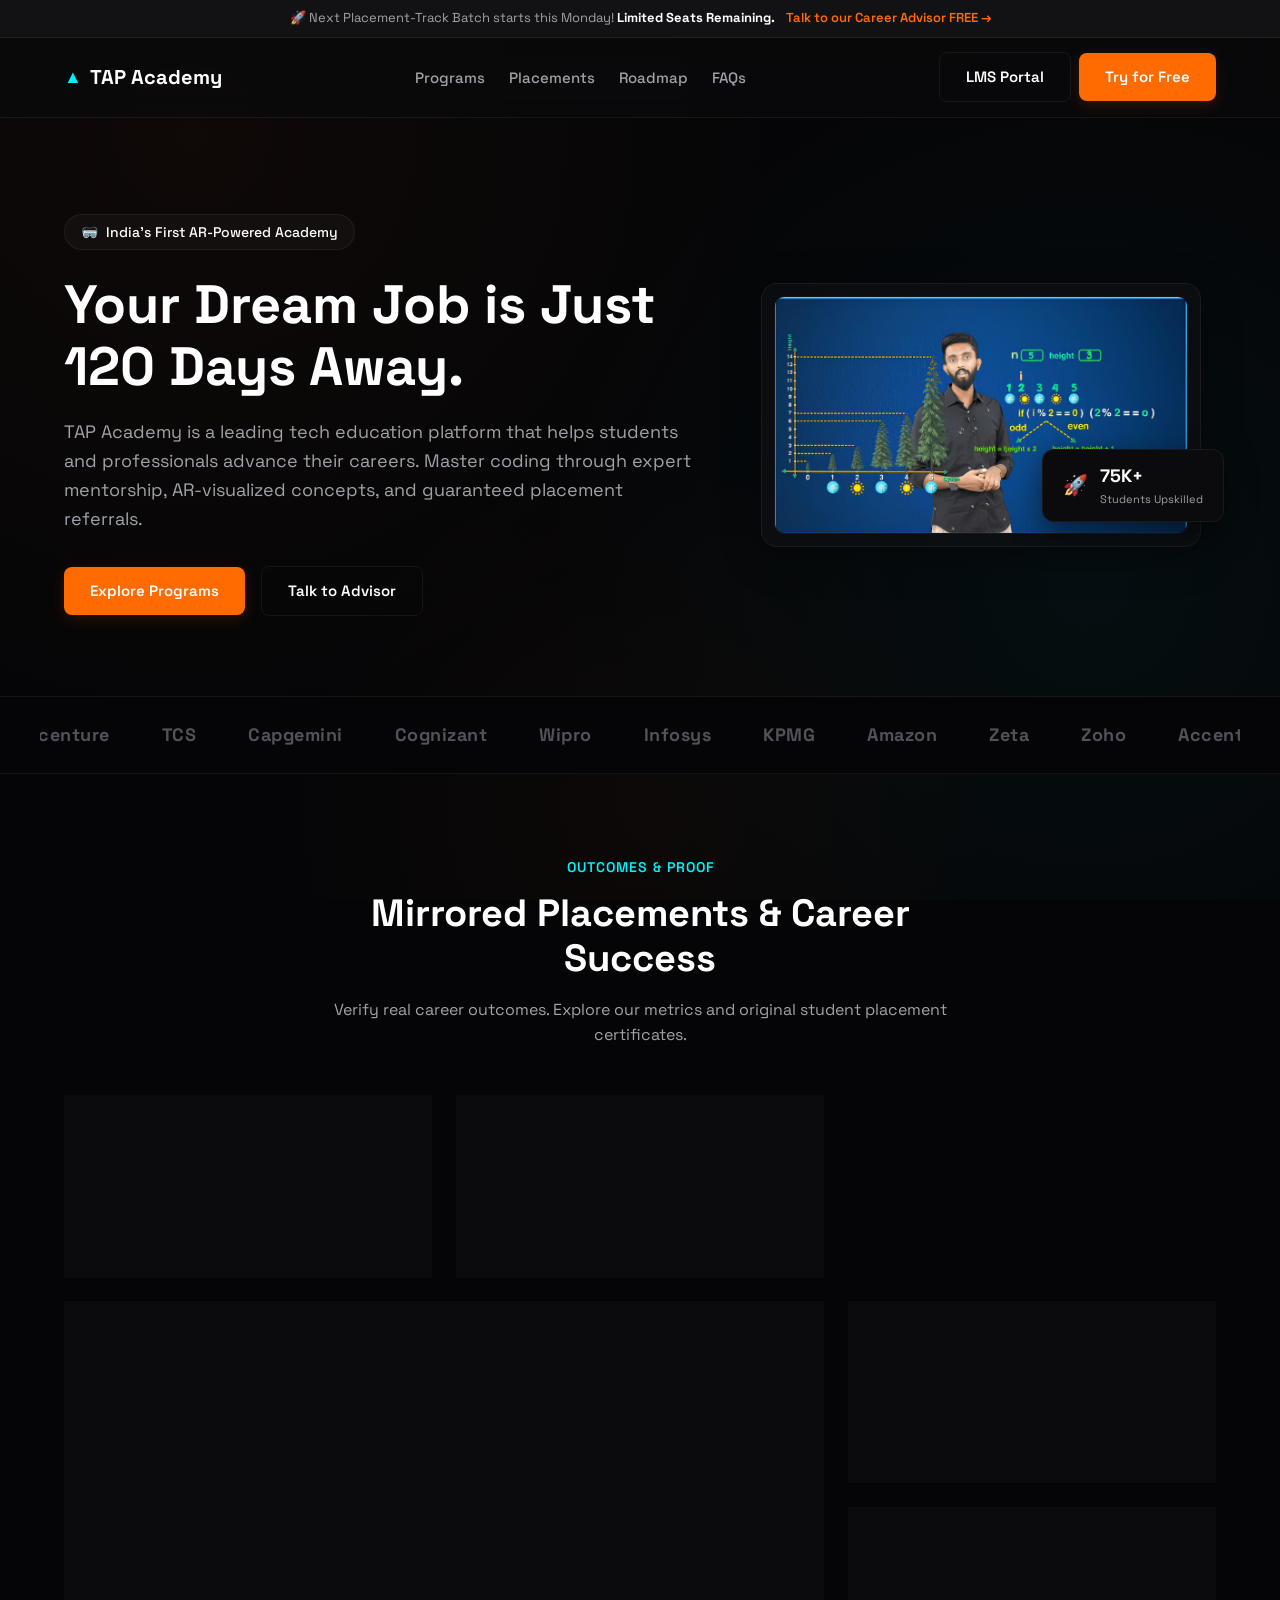
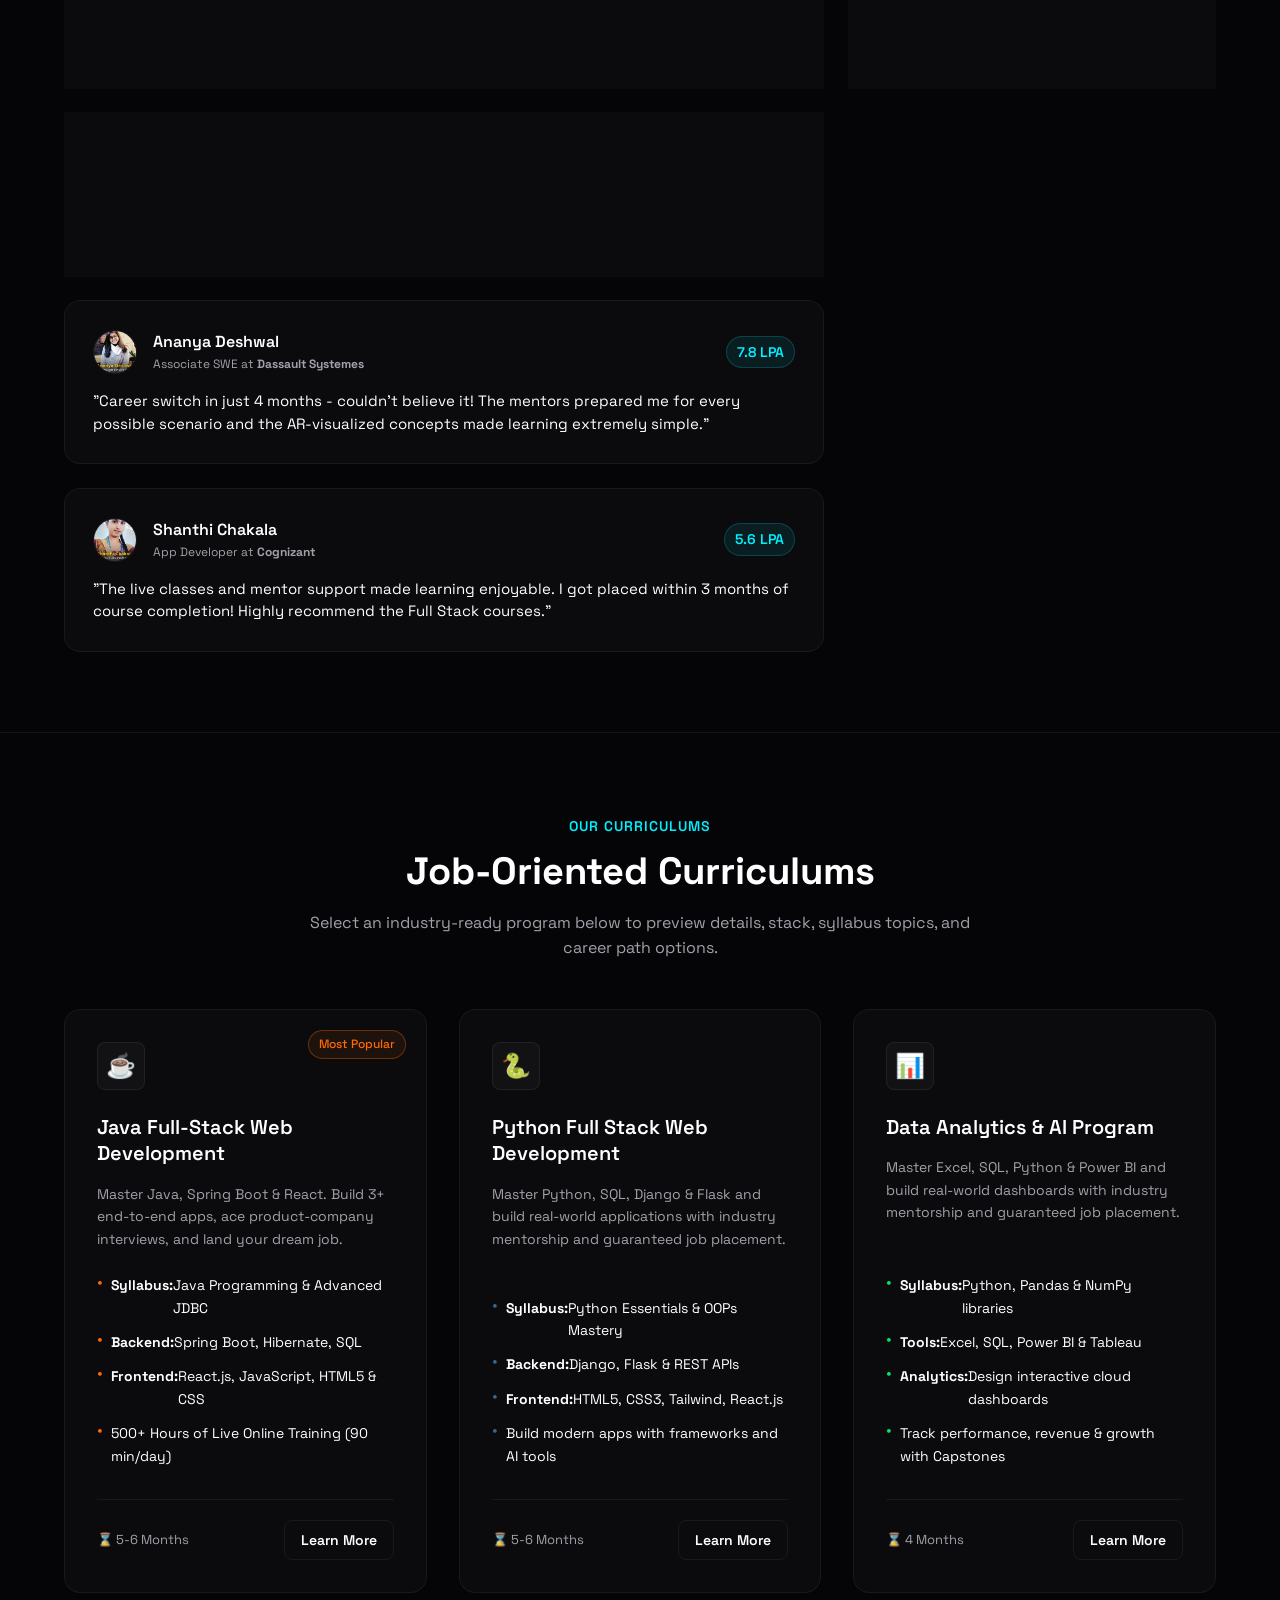
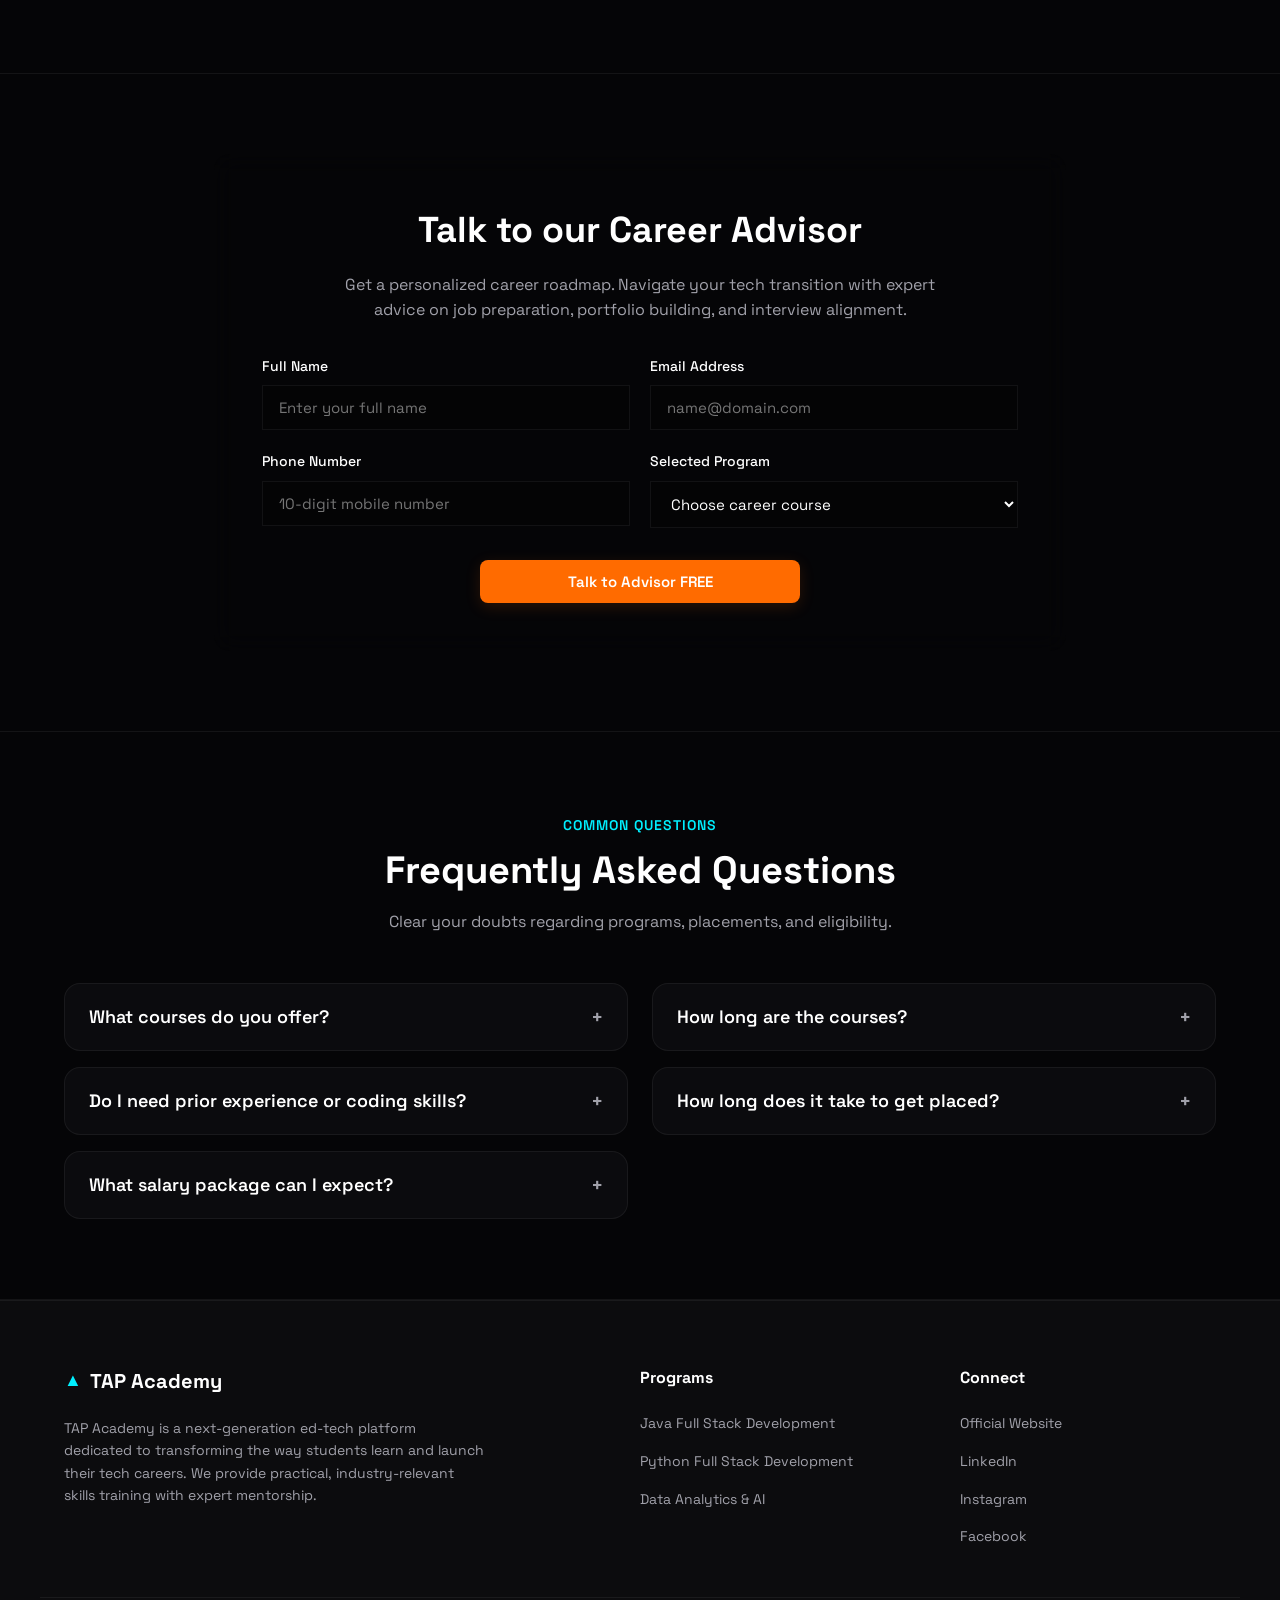
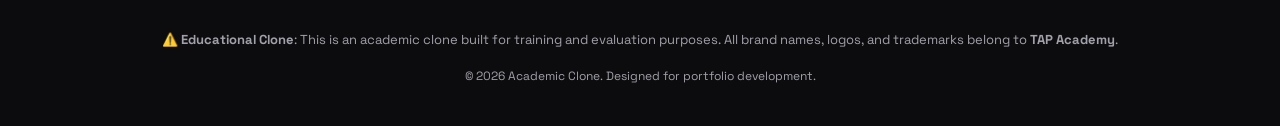
<file: index.html>
<!DOCTYPE html>
<html lang="en">
<head>
  <meta charset="UTF-8">
  <meta name="viewport" content="width=device-width, initial-scale=1.0">
  <title>Tap Academy | Get Full Stack Developer Course with Placements</title>
  <meta name="description" content="Tap Academy is a leading tech education platform that helps students and working professionals advance their careers in software development with Java, Python, and Data Analytics.">
  
  <!-- Favicon -->
  <link rel="icon" type="image/x-icon" href="assets/logo.svg">
  
  <!-- Fonts -->
  <link rel="preconnect" href="https://fonts.googleapis.com">
  <link rel="preconnect" href="https://fonts.gstatic.com" crossorigin>
  <link href="https://fonts.googleapis.com/css2?family=Outfit:wght@400;500;600;700;800&family=Space+Grotesk:wght@400;500;600;700&display=swap" rel="stylesheet">
  
  <!-- Stylesheet -->
  <link rel="stylesheet" href="css/styles.css?v=5">
</head>
<body>

  <!-- Announcement Strip -->
  <div class="announcement-strip">
    <span>🚀 Next Placement-Track Batch starts this Monday! <strong>Limited Seats Remaining.</strong></span>
    <a href="#booking" class="announcement-link">Talk to our Career Advisor FREE →</a>
  </div>

  <!-- Global Header / Navbar -->
  <header class="navbar-wrapper">
    <nav class="container navbar">
      <a href="#" class="nav-brand">
        <span class="brand-logo-lockup">TAP Academy</span>
      </a>
      
      <!-- Desktop Navigation Menu -->
      <ul class="nav-links">
        <li><a href="#courses" class="nav-link">Programs</a></li>
        <li><a href="#placements-bento" class="nav-link">Placements</a></li>
        <li><a href="#booking" class="nav-link">Roadmap</a></li>
        <li><a href="#faq" class="nav-link">FAQs</a></li>
      </ul>
      
      <div class="nav-actions">
        <a href="login.html" class="btn btn-secondary" style="margin-right: 8px;">LMS Portal</a>
        <a href="#booking" class="btn btn-primary">Try for Free</a>
        <button class="nav-toggle" id="menu-toggle-btn" aria-label="Toggle Menu">
          <span></span>
          <span></span>
          <span></span>
        </button>
      </div>
    </nav>
  </header>

  <!-- Mobile Drawer Menu -->
  <div class="mobile-drawer" id="mobile-drawer-menu">
    <div class="drawer-header">
      <span class="brand-logo-lockup">TAP Academy</span>
      <button class="drawer-close" id="menu-close-btn">&times;</button>
    </div>
    <ul class="drawer-links">
      <li><a href="#courses" class="drawer-link">Programs</a></li>
      <li><a href="#placements-bento" class="drawer-link">Placements</a></li>
      <li><a href="#booking" class="drawer-link">Roadmap</a></li>
      <li><a href="#faq" class="drawer-link">FAQs</a></li>
      <li><a href="login.html" class="drawer-link" style="color: var(--color-signal-lime);">LMS Student Portal</a></li>
      <li><a href="#booking" class="btn btn-primary" style="margin-top: var(--spacing-20); width: 100%;">Book Free Class</a></li>
    </ul>
  </div>

  <!-- Restructured Split Hero Section (Unique layout layout) -->
  <section class="hero-section">
    <div class="container hero-split-grid">
      
      <!-- Left Column: Copy & Actions -->
      <div class="hero-left-content">
        <div class="hero-badge">
          <span class="badge-icon">🥽</span> India's First AR-Powered Academy
        </div>
        <h1 class="hero-title">Your Dream Job is Just <span class="highlight-cyan">120 Days</span> Away.</h1>
        <p class="hero-desc">
          TAP Academy is a leading tech education platform that helps students and professionals advance their careers. Master coding through expert mentorship, AR-visualized concepts, and guaranteed placement referrals.
        </p>
        <div class="hero-actions">
          <a href="#courses" class="btn btn-primary">Explore Programs</a>
          <a href="#booking" class="btn btn-secondary">Talk to Advisor</a>
        </div>
      </div>

      <!-- Right Column: Interactive Illustration -->
      <div class="hero-right-graphic">
        <div class="hero-image-frame">
          <img src="assets/ar-vr-teaching.png" alt="AR-VR teaching visual concept illustration" class="hero-illustration">
          
          <!-- Floating stats card inside the image frame -->
          <div class="widget-placements-badge">
            <div class="badge-icon-wrap">🚀</div>
            <div>
              <div class="badge-num">75K+</div>
              <div class="badge-label">Students Upskilled</div>
            </div>
          </div>
        </div>
      </div>
      
    </div>
  </section>

  <!-- Partner Companies Carousel -->
  <div class="logos-strip">
    <div class="container logo-scroll-wrapper">
      <div class="logo-scroll">
        <span class="logo-name">Accenture</span>
        <span class="logo-name">TCS</span>
        <span class="logo-name">Capgemini</span>
        <span class="logo-name">Cognizant</span>
        <span class="logo-name">Wipro</span>
        <span class="logo-name">Infosys</span>
        <span class="logo-name">KPMG</span>
        <span class="logo-name">Amazon</span>
        <span class="logo-name">Zeta</span>
        <span class="logo-name">Zoho</span>
      </div>
    </div>
  </div>

  <!-- Restructured Placements Bento Grid Section (Stats + Placement Certificates Gallery) -->
  <section class="placements-bento-section" id="placements-bento">
    <div class="container">
      <div class="section-header text-center">
        <span class="section-eyebrow">OUTCOMES & PROOF</span>
        <h2 class="section-title">Mirrored Placements & Career Success</h2>
        <p class="section-desc">Verify real career outcomes. Explore our metrics and original student placement certificates.</p>
      </div>

      <div class="bento-grid">
        
        <!-- Bento Cell 1: Stat Box (Graduate Count) -->
        <div class="bento-card bento-stat">
          <div class="bento-stat-icon">🎓</div>
          <div class="bento-stat-num">75,000+</div>
          <div class="bento-stat-title">Upskilled Graduates</div>
        </div>

        <!-- Bento Cell 2: Stat Box (Hiring Partners) -->
        <div class="bento-card bento-stat">
          <div class="bento-stat-icon">💼</div>
          <div class="bento-stat-num">3,000+</div>
          <div class="bento-stat-title">Hiring Partners</div>
        </div>

        <!-- Bento Cell 3: Placement Certificate Slider Showcase (Span 2 rows and 2 cols) -->
        <div class="bento-card bento-span-col-2 bento-span-row placements-gallery-card">
          <h3 class="gallery-title" style="margin-bottom: var(--spacing-16); font-family: var(--font-display);">Original Placement Certificates</h3>
          <div class="certificate-slider">
            <div class="certificate-track">
              <img src="assets/placedStudents/Deepthi M.png" alt="Deepthi M Placement Certificate" class="cert-img">
              <img src="assets/placedStudents/Karthik M.png" alt="Karthik M Placement Certificate" class="cert-img">
              <img src="assets/placedStudents/A Sravani.png" alt="A Sravani Placement Certificate" class="cert-img">
              <img src="assets/placedStudents/Ganesh.png" alt="Ganesh Placement Certificate" class="cert-img">
            </div>
          </div>
        </div>

        <!-- Bento Cell 4: Stat Box (Salary offered) -->
        <div class="bento-card bento-stat">
          <div class="bento-stat-icon">💰</div>
          <div class="bento-stat-num">₹4-16 LPA</div>
          <div class="bento-stat-title">Salary Range Offered</div>
        </div>

        <!-- Bento Cell 5: Stat Box (Placement speed) -->
        <div class="bento-card bento-stat">
          <div class="bento-stat-icon">⚡</div>
          <div class="bento-stat-num">2-4 Mos</div>
          <div class="bento-stat-title">Average Placement Speed</div>
        </div>

        <!-- Bento Cell 6: Review Card Saptarshi (Span 2 cols) -->
        <div class="bento-card bento-review bento-span-col-2">
          <div class="reviewer-header">
            <div class="reviewer-avatar">
              <img src="assets/saptarshi.jpeg" alt="Saptarshi Chakraborty profile photo" class="reviewer-img">
            </div>
            <div>
              <h4 class="reviewer-name">Saptarshi Chakraborty</h4>
              <div class="reviewer-meta">Java Backend Developer at <strong>Logitech</strong></div>
            </div>
            <span class="package-tag">8.5 LPA</span>
          </div>
          <p class="review-text">
            "The dedicated support system at TAP Academy is exceptional. The mentors are always available to clarify doubts and guide you throughout your training."
          </p>
        </div>

        <!-- Bento Cell 7: Review Card Ananya (Span 2 cols) -->
        <div class="bento-card bento-review bento-span-col-2">
          <div class="reviewer-header">
            <div class="reviewer-avatar">
              <img src="assets/ananya.jpeg" alt="Ananya Deshwal profile photo" class="reviewer-img">
            </div>
            <div>
              <h4 class="reviewer-name">Ananya Deshwal</h4>
              <div class="reviewer-meta">Associate SWE at <strong>Dassault Systemes</strong></div>
            </div>
            <span class="package-tag">7.8 LPA</span>
          </div>
          <p class="review-text">
            "Career switch in just 4 months - couldn't believe it! The mentors prepared me for every possible scenario and the AR-visualized concepts made learning extremely simple."
          </p>
        </div>

        <!-- Bento Cell 8: Review Card Shanthi (Span 2 cols) -->
        <div class="bento-card bento-review bento-span-col-2">
          <div class="reviewer-header">
            <div class="reviewer-avatar">
              <img src="assets/shanthi.jpeg" alt="Shanthi Chakala profile photo" class="reviewer-img">
            </div>
            <div>
              <h4 class="reviewer-name">Shanthi Chakala</h4>
              <div class="reviewer-meta">App Developer at <strong>Cognizant</strong></div>
            </div>
            <span class="package-tag">5.6 LPA</span>
          </div>
          <p class="review-text">
            "The live classes and mentor support made learning enjoyable. I got placed within 3 months of course completion! Highly recommend the Full Stack courses."
          </p>
        </div>

      </div>
    </div>
  </section>

  <!-- Restructured Programs Grid (3-card structural styling) -->
  <section class="courses-section" id="courses">
    <div class="container">
      <div class="section-header text-center">
        <span class="section-eyebrow">OUR CURRICULUMS</span>
        <h2 class="section-title">Job-Oriented Curriculums</h2>
        <p class="section-desc">Select an industry-ready program below to preview details, stack, syllabus topics, and career path options.</p>
      </div>

      <div class="courses-grid">
        
        <!-- Java Card -->
        <div class="course-card">
          <div class="course-badge">Most Popular</div>
          <div class="course-icon-wrap">☕</div>
          <h3 class="course-name">Java Full-Stack Web Development</h3>
          <p class="course-desc">Master Java, Spring Boot & React. Build 3+ end-to-end apps, ace product-company interviews, and land your dream job.</p>
          <ul class="course-features">
            <li><strong>Syllabus:</strong> Java Programming & Advanced JDBC</li>
            <li><strong>Backend:</strong> Spring Boot, Hibernate, SQL</li>
            <li><strong>Frontend:</strong> React.js, JavaScript, HTML5 & CSS</li>
            <li>500+ Hours of Live Online Training (90 min/day)</li>
          </ul>
          <div class="course-footer">
            <span class="course-duration-tag">⌛ 5-6 Months</span>
            <a href="#booking" class="btn btn-secondary" style="padding: 8px 16px; font-size: 14px;">Learn More</a>
          </div>
        </div>

        <!-- Python Card -->
        <div class="course-card">
          <div class="course-icon-wrap">🐍</div>
          <h3 class="course-name">Python Full Stack Web Development</h3>
          <p class="course-desc">Master Python, SQL, Django & Flask and build real-world applications with industry mentorship and guaranteed job placement.</p>
          <ul class="course-features">
            <li><strong>Syllabus:</strong> Python Essentials & OOPs Mastery</li>
            <li><strong>Backend:</strong> Django, Flask & REST APIs</li>
            <li><strong>Frontend:</strong> HTML5, CSS3, Tailwind, React.js</li>
            <li>Build modern apps with frameworks and AI tools</li>
          </ul>
          <div class="course-footer">
            <span class="course-duration-tag">⌛ 5-6 Months</span>
            <a href="#booking" class="btn btn-secondary" style="padding: 8px 16px; font-size: 14px;">Learn More</a>
          </div>
        </div>

        <!-- Data Analytics Card -->
        <div class="course-card">
          <div class="course-icon-wrap">📊</div>
          <h3 class="course-name">Data Analytics & AI Program</h3>
          <p class="course-desc">Master Excel, SQL, Python & Power BI and build real-world dashboards with industry mentorship and guaranteed job placement.</p>
          <ul class="course-features">
            <li><strong>Syllabus:</strong> Python, Pandas & NumPy libraries</li>
            <li><strong>Tools:</strong> Excel, SQL, Power BI & Tableau</li>
            <li><strong>Analytics:</strong> Design interactive cloud dashboards</li>
            <li>Track performance, revenue & growth with Capstones</li>
          </ul>
          <div class="course-footer">
            <span class="course-duration-tag">⌛ 4 Months</span>
            <a href="#booking" class="btn btn-secondary" style="padding: 8px 16px; font-size: 14px;">Learn More</a>
          </div>
        </div>

      </div>
    </div>
  </section>

  <!-- Restructured Centered Booking Box -->
  <section class="booking-section" id="booking">
    <div class="container booking-centered-wrap" style="max-width: 900px; margin: 0 auto;">
      <div class="booking-card-wrapper" style="background-color: var(--color-glass-card); border: 1px solid var(--color-glass-border); padding: var(--spacing-48); border-radius: var(--radius-cards);">
        <div class="text-center" style="margin-bottom: var(--spacing-32);">
          <h2 class="booking-title" style="margin-bottom: var(--spacing-12);">Talk to our Career Advisor</h2>
          <p class="booking-desc" style="margin: 0 auto; max-width: 600px;">Get a personalized career roadmap. Navigate your tech transition with expert advice on job preparation, portfolio building, and interview alignment.</p>
        </div>

        <form class="booking-form" id="reg-form" style="display: grid; grid-template-columns: 1fr 1fr; gap: var(--spacing-20);">
          <div class="form-group">
            <label for="student-name">Full Name</label>
            <input type="text" id="student-name" placeholder="Enter your full name" required>
          </div>
          <div class="form-group">
            <label for="student-email">Email Address</label>
            <input type="email" id="student-email" placeholder="name@domain.com" required>
          </div>
          <div class="form-group">
            <label for="student-phone">Phone Number</label>
            <input type="tel" id="student-phone" placeholder="10-digit mobile number" pattern="[0-9]{10}" required>
          </div>
          <div class="form-group">
            <label for="student-course">Selected Program</label>
            <select id="student-course" required>
              <option value="" disabled selected>Choose career course</option>
              <option value="java">Java Full-Stack Web Development</option>
              <option value="python">Python Full Stack Web Development</option>
              <option value="ds">Data Analytics & AI Program</option>
            </select>
          </div>
          <div style="grid-column: span 2; text-align: center; margin-top: var(--spacing-12);">
            <button type="submit" class="btn btn-submit" style="width: 100%; max-width: 320px;">Talk to Advisor FREE</button>
          </div>
        </form>
      </div>
    </div>
  </section>

  <!-- Restructured FAQ Section: Two Column Grid Layout -->
  <section class="faq-section" id="faq">
    <div class="container">
      <div class="section-header text-center">
        <span class="section-eyebrow">COMMON QUESTIONS</span>
        <h2 class="section-title">Frequently Asked Questions</h2>
        <p class="section-desc">Clear your doubts regarding programs, placements, and eligibility.</p>
      </div>

      <div class="faq-grid-layout">
        
        <!-- Left Column Accordions -->
        <div class="faq-column">
          <!-- FAQ 1 -->
          <div class="faq-item">
            <button class="faq-question">What courses do you offer? <span class="faq-icon">+</span></button>
            <div class="faq-answer">
              <p>We offer three industry-ready programs: Java Full Stack Development with AI, Python Full Stack Web Development with AI, and Data Analytics & AI. Each course is designed to make you job-ready with guaranteed placement support.</p>
            </div>
          </div>

          <!-- FAQ 2 -->
          <div class="faq-item">
            <button class="faq-question">Do I need prior experience or coding skills? <span class="faq-icon">+</span></button>
            <div class="faq-answer">
              <p>No, we teach analytics and development from scratch, starting with Excel and basic programming constructs and progressing to SQL, Python, Java, Spring Boot, and BI tools. Our courses are designed to take you from beginner to job-ready professional.</p>
            </div>
          </div>

          <!-- FAQ 3 -->
          <div class="faq-item">
            <button class="faq-question">What salary package can I expect? <span class="faq-icon">+</span></button>
            <div class="faq-answer">
              <p>Our students typically receive offers ranging from ₹4-16 LPA depending on their skills, course completion, and performance. Many students see 200-300% salary increases from their previous roles.</p>
            </div>
          </div>
        </div>

        <!-- Right Column Accordions -->
        <div class="faq-column">
          <!-- FAQ 4 -->
          <div class="faq-item">
            <button class="faq-question">How long are the courses? <span class="faq-icon">+</span></button>
            <div class="faq-answer">
              <p>Course duration varies: Java Full Stack (5-6 months), Python Full Stack (5-6 months), and Data Analytics (about 4 months, Hybrid). The timeline depends on your pace and the depth of specialization you choose.</p>
            </div>
          </div>

          <!-- FAQ 5 -->
          <div class="faq-item">
            <button class="faq-question">How long does it take to get placed? <span class="faq-icon">+</span></button>
            <div class="faq-answer">
              <p>Most students get placed within 2-4 months of course completion. Our dedicated placement team provides unlimited interview opportunities with our 3,000+ hiring partners until you succeed.</p>
            </div>
          </div>
        </div>

      </div>
    </div>
  </section>

  <!-- Footer Section -->
  <footer class="footer-section">
    <div class="container footer-grid">
      <div class="footer-brand-col">
        <span class="brand-logo-lockup footer-logo">TAP Academy</span>
        <p class="footer-desc">
          TAP Academy is a next-generation ed-tech platform dedicated to transforming the way students learn and launch their tech careers. We provide practical, industry-relevant skills training with expert mentorship.
        </p>
      </div>
      <div class="footer-links-col">
        <h4 class="footer-heading">Programs</h4>
        <ul class="footer-links-list">
          <li><a href="#courses">Java Full Stack Development</a></li>
          <li><a href="#courses">Python Full Stack Development</a></li>
          <li><a href="#courses">Data Analytics & AI</a></li>
        </ul>
      </div>
      <div class="footer-links-col">
        <h4 class="footer-heading">Connect</h4>
        <ul class="footer-links-list">
          <li><a href="https://thetapacademy.com" target="_blank">Official Website</a></li>
          <li><a href="https://www.linkedin.com/company/thetapacademy" target="_blank">LinkedIn</a></li>
          <li><a href="https://www.instagram.com/tapacademy.online" target="_blank">Instagram</a></li>
          <li><a href="https://www.facebook.com/thetapacademy/" target="_blank">Facebook</a></li>
        </ul>
      </div>
    </div>
    
    <div class="container footer-bottom">
      <div class="footer-clone-note">
        ⚠️ <strong>Educational Clone</strong>: This is an academic clone built for training and evaluation purposes. All brand names, logos, and trademarks belong to <strong>TAP Academy</strong>.
      </div>
      <div class="footer-copyright">
        &copy; 2026 Academic Clone. Designed for portfolio development.
      </div>
    </div>
  </footer>

  <!-- App logic -->
  <script src="js/app.js?v=5"></script>
</body>
</html>
</file>
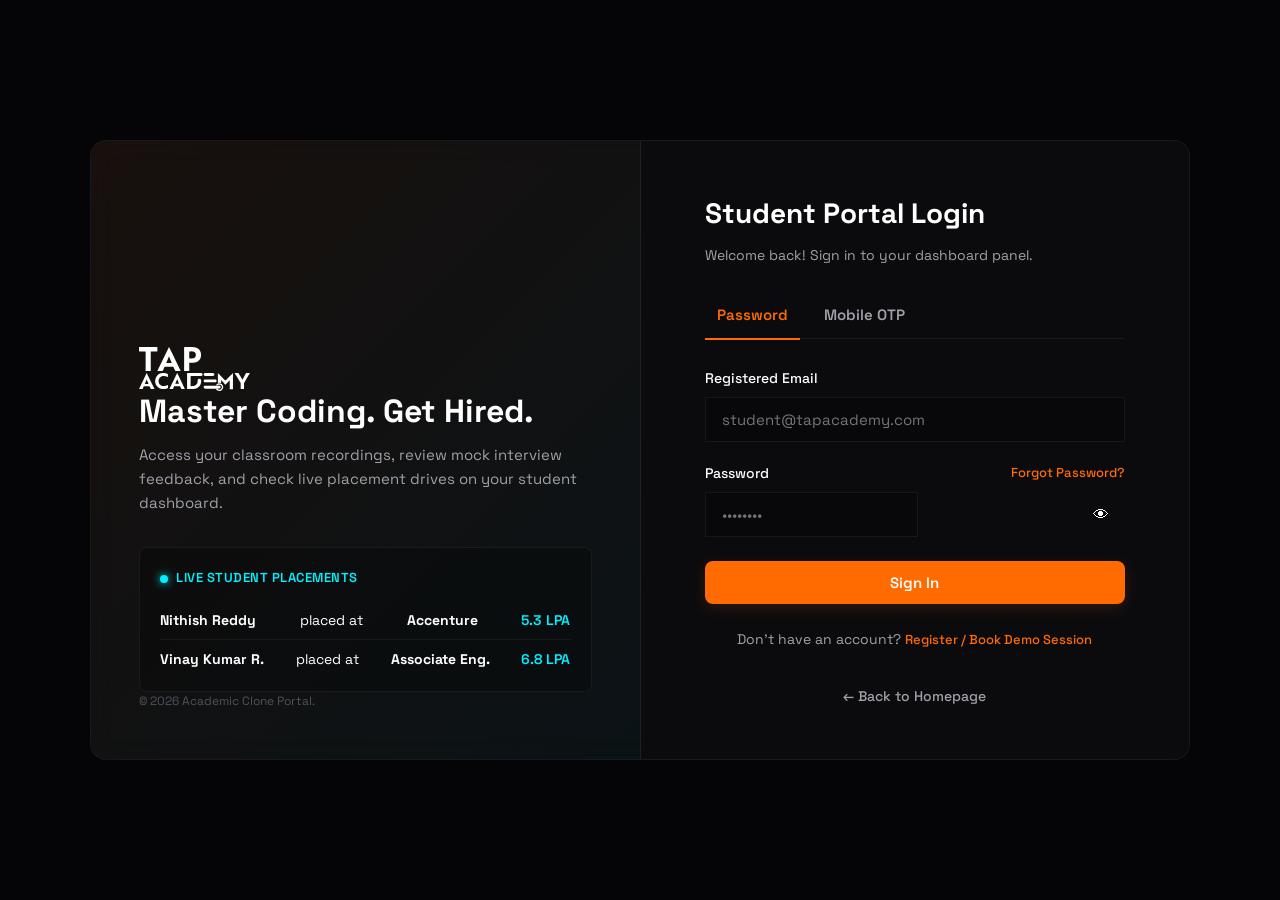
<file: login.html>
<!DOCTYPE html>
<html lang="en">
<head>
  <meta charset="UTF-8">
  <meta name="viewport" content="width=device-width, initial-scale=1.0">
  <title>Student Portal | TAP Academy Login</title>
  <meta name="description" content="Access your TAP Academy student account, class recordings, mock interview schedules, and placement drive panels.">
  
  <!-- Favicon -->
  <link rel="icon" type="image/x-icon" href="assets/logo.svg">
  
  <!-- Fonts -->
  <link rel="preconnect" href="https://fonts.googleapis.com">
  <link rel="preconnect" href="https://fonts.gstatic.com" crossorigin>
  <link href="https://fonts.googleapis.com/css2?family=Space+Grotesk:wght@400;500;600;700&display=swap" rel="stylesheet">
  
  <!-- Stylesheet -->
  <link rel="stylesheet" href="css/styles.css?v=1">
</head>
<body class="login-body">

  <div class="login-wrapper">
    
    <!-- Left Side: Branding and Stats -->
    <div class="login-brand-panel">
      <div class="brand-panel-glow"></div>
      
      <div class="brand-panel-content">
        <a href="index.html" class="brand-panel-logo">
          <img src="assets/logo.svg" alt="TAP Academy Logo" class="brand-logo">
        </a>
        
        <div class="brand-panel-text">
          <h2 class="panel-headline">Master Coding. Get Hired.</h2>
          <p class="panel-subtext">Access your classroom recordings, review mock interview feedback, and check live placement drives on your student dashboard.</p>
        </div>
        
        <!-- Live Placements Ticker Widget -->
        <div class="placements-ticker-widget">
          <div class="ticker-header">
            <span class="pulse-indicator"></span>
            <span>Live Student Placements</span>
          </div>
          <div class="ticker-body">
            <div class="ticker-student">
              <strong class="student-name">Nithish Reddy</strong> placed at <strong>Accenture</strong>
              <span class="student-package">5.3 LPA</span>
            </div>
            <div class="ticker-student">
              <strong class="student-name">Vinay Kumar R.</strong> placed at <strong>Associate Eng.</strong>
              <span class="student-package">6.8 LPA</span>
            </div>
          </div>
        </div>
        
        <div class="panel-footer">
          <span>&copy; 2026 Academic Clone Portal.</span>
        </div>
      </div>
    </div>
    
    <!-- Right Side: Login Form Card -->
    <div class="login-form-panel">
      <div class="mobile-logo-header">
        <a href="index.html">
          <img src="assets/logo.svg" alt="TAP Academy Logo" class="brand-logo">
        </a>
      </div>
      
      <div class="login-card-wrap">
        <div class="login-card-header">
          <h1 class="login-card-title">Student Portal Login</h1>
          <p class="login-card-desc">Welcome back! Sign in to your dashboard panel.</p>
        </div>
        
        <!-- Tabs Selector (Password vs OTP) -->
        <div class="login-tabs">
          <button class="login-tab-btn active" id="tab-pass-btn">Password</button>
          <button class="login-tab-btn" id="tab-otp-btn">Mobile OTP</button>
        </div>
        
        <!-- Form Container -->
        <form class="login-main-form" id="student-login-form">
          
          <!-- Tab 1: Password Fields -->
          <div class="tab-content-wrapper active" id="form-pass-fields">
            <div class="form-group">
              <label for="login-email">Registered Email</label>
              <input type="email" id="login-email" placeholder="student@tapacademy.com" required>
            </div>
            <div class="form-group" style="position: relative;">
              <div class="form-group-label-row">
                <label for="login-password">Password</label>
                <a href="#" class="forgot-link">Forgot Password?</a>
              </div>
              <div class="password-input-wrap">
                <input type="password" id="login-password" placeholder="••••••••" required>
                <button type="button" class="password-toggle-btn" id="pass-toggle-eye" aria-label="Toggle Password Visibility">👁</button>
              </div>
            </div>
          </div>
          
          <!-- Tab 2: OTP Fields (Hidden initially) -->
          <div class="tab-content-wrapper" id="form-otp-fields">
            <div class="form-group">
              <label for="login-phone">10-Digit Mobile Number</label>
              <div class="phone-input-wrap">
                <span class="phone-prefix">+91</span>
                <input type="tel" id="login-phone" placeholder="9876543210" pattern="[0-9]{10}">
              </div>
            </div>
            <div class="form-group otp-sent-group" id="otp-entry-row" style="display: none;">
              <label for="login-otp">Enter 6-Digit OTP</label>
              <input type="text" id="login-otp" placeholder="123456" pattern="[0-9]{6}">
            </div>
            <button type="button" class="btn btn-secondary" style="width: 100%; margin-bottom: var(--spacing-12);" id="send-otp-btn">Send Verification OTP</button>
          </div>
          
          <button type="submit" class="btn btn-submit" style="width: 100%;">Sign In</button>
        </form>
        
        <div class="login-card-footer">
          <span>Don't have an account? <a href="index.html#booking" class="signup-link">Register / Book Demo Session</a></span>
        </div>
      </div>
      
      <div class="mobile-portal-footer">
        <a href="index.html" class="back-home-link">← Back to Homepage</a>
      </div>
    </div>

  </div>

  <!-- App logic link -->
  <script src="js/app.js?v=1"></script>
</body>
</html>
</file>
<file: css/styles.css>
/* ==========================================================================
   TAP Academy Homepage Clone Design Styles — Premium Unique Theme
   ========================================================================== */

@import url('https://fonts.googleapis.com/css2?family=Space+Grotesk:wght@400;500;600;700&display=swap');

/* Design Tokens (First Unique Style Accent Theme) */
:root {
  --color-canvas-bg: #050507;
  --color-nav-bg: rgba(10, 10, 12, 0.7);
  --color-card-bg: rgba(18, 18, 22, 0.5);
  --color-card-raised: rgba(25, 25, 30, 0.7);
  
  /* Glowing Color Accents */
  --color-orange-primary: #ff6b00;
  --color-orange-hover: #ff8533;
  --color-orange-soft: rgba(255, 107, 0, 0.08);
  --color-orange-glow: rgba(255, 107, 0, 0.15);
  
  --color-cyan-primary: #00f0ff;
  --color-cyan-hover: #33f3ff;
  --color-cyan-soft: rgba(0, 240, 255, 0.08);
  --color-cyan-glow: rgba(0, 240, 255, 0.15);

  --color-python-blue: #306998;
  --color-python-glow: rgba(48, 105, 152, 0.2);

  --color-ds-green: #00e676;
  --color-ds-glow: rgba(0, 230, 118, 0.2);
  
  --color-text-white: #ffffff;
  --color-text-gray: #a1a1aa;
  --color-text-dark: #52525b;
  
  --color-border-gray: rgba(255, 255, 255, 0.06);
  --color-border-focus: rgba(0, 240, 255, 0.35);
  
  --font-family: 'Space Grotesk', sans-serif;
  
  /* Spacing */
  --spacing-4: 4px;
  --spacing-8: 8px;
  --spacing-12: 12px;
  --spacing-16: 16px;
  --spacing-20: 20px;
  --spacing-24: 24px;
  --spacing-28: 28px;
  --spacing-32: 32px;
  --spacing-40: 40px;
  --spacing-48: 48px;
  --spacing-64: 64px;
  --spacing-80: 80px;
  --spacing-96: 96px;
  
  --radius-nav: 50px;
  --radius-buttons: 8px;
  --radius-cards: 16px;
  --radius-pills: 9999px;
  
  --transition-fast: 0.15s ease;
  --transition-smooth: 0.4s cubic-bezier(0.16, 1, 0.3, 1);
  --page-max-width: 1200px;
  --nav-height: 80px;
}

/* Reset */
*, *::before, *::after {
  box-sizing: border-box;
  margin: 0;
  padding: 0;
}

html {
  scroll-behavior: smooth;
  background-color: var(--color-canvas-bg);
  font-family: var(--font-family);
  color: var(--color-text-white);
  -webkit-font-smoothing: antialiased;
  background-image: 
    radial-gradient(circle at 15% 15%, rgba(255, 107, 0, 0.04) 0%, transparent 45%),
    radial-gradient(circle at 85% 65%, rgba(0, 240, 255, 0.04) 0%, transparent 45%),
    radial-gradient(circle at 50% 90%, rgba(255, 107, 0, 0.03) 0%, transparent 35%);
  background-attachment: fixed;
}

body {
  overflow-x: hidden;
  line-height: 1.6;
}

ul {
  list-style: none;
}

a {
  text-decoration: none;
  color: inherit;
  transition: var(--transition-fast);
}

img {
  max-width: 100%;
  height: auto;
  display: block;
}

button, input, select, textarea {
  font-family: inherit;
  font-size: inherit;
  color: inherit;
}

/* Scrollbar override */
::-webkit-scrollbar {
  width: 8px;
  height: 8px;
}
::-webkit-scrollbar-track {
  background: var(--color-canvas-bg);
}
::-webkit-scrollbar-thumb {
  background: var(--color-border-gray);
  border-radius: var(--radius-cards);
}
::-webkit-scrollbar-thumb:hover {
  background: rgba(255, 255, 255, 0.15);
}

/* Utility Layouts */
.container {
  width: 100%;
  max-width: var(--page-max-width);
  margin: 0 auto;
  padding: 0 var(--spacing-24);
}

.text-center {
  text-align: center;
}

.highlight-lime {
  color: var(--color-cyan-primary) !important;
}

.highlight-orange {
  color: var(--color-orange-primary) !important;
}

/* Base Buttons */
.btn {
  display: inline-flex;
  align-items: center;
  justify-content: center;
  font-size: 15px;
  font-weight: 600;
  padding: 12px 26px;
  border-radius: var(--radius-buttons);
  cursor: pointer;
  border: none;
  transition: var(--transition-smooth);
}

.btn-primary, .btn-submit {
  background-color: var(--color-orange-primary);
  color: var(--color-text-white);
  box-shadow: 0 4px 15px var(--color-orange-glow);
}

.btn-primary:hover, .btn-submit:hover {
  background-color: var(--color-orange-hover);
  transform: translateY(-2px);
  box-shadow: 0 6px 20px rgba(255, 107, 0, 0.4);
}

.btn-secondary {
  background-color: transparent;
  color: var(--color-text-white);
  border: 1px solid var(--color-border-gray);
}

.btn-secondary:hover {
  background-color: rgba(255, 255, 255, 0.05);
  border-color: var(--color-text-gray);
  transform: translateY(-2px);
}

/* Announcement Header Strip */
.announcement-strip {
  background-color: #121215;
  color: var(--color-text-gray);
  font-size: 13px;
  text-align: center;
  padding: var(--spacing-8) var(--spacing-24);
  border-bottom: 1px solid var(--color-border-gray);
  position: relative;
  z-index: 100;
}

.announcement-strip strong {
  color: var(--color-text-white);
}

.announcement-link {
  color: var(--color-orange-primary);
  font-weight: 600;
  margin-left: var(--spacing-8);
}

.announcement-link:hover {
  text-decoration: underline;
}

/* Brand logo lockup */
.brand-logo-lockup {
  color: var(--color-text-white);
  font-family: var(--font-family);
  font-weight: 700;
  font-size: 20px;
  display: flex;
  align-items: center;
}

.brand-logo-lockup::before {
  content: "▲";
  color: var(--color-cyan-primary);
  margin-right: 8px;
  font-size: 18px;
}

/* Sticky Navbar Wrapper */
.navbar-wrapper {
  position: sticky;
  top: 0;
  width: 100%;
  height: var(--nav-height);
  background-color: var(--color-nav-bg);
  backdrop-filter: blur(12px);
  -webkit-backdrop-filter: blur(12px);
  border-bottom: 1px solid var(--color-border-gray);
  z-index: 90;
  display: flex;
  align-items: center;
}

.navbar {
  display: flex;
  align-items: center;
  justify-content: space-between;
}

.nav-brand {
  display: flex;
  align-items: center;
}

.brand-logo {
  height: 38px;
  width: auto;
}

.nav-links {
  display: flex;
  align-items: center;
  gap: var(--spacing-24);
}

.nav-link {
  font-weight: 500;
  font-size: 15px;
  color: var(--color-text-gray);
}

.nav-link:hover {
  color: var(--color-text-white);
}

.nav-actions {
  display: flex;
  align-items: center;
}

.nav-toggle {
  display: none;
  flex-direction: column;
  justify-content: space-between;
  width: 22px;
  height: 18px;
  background: transparent;
  border: none;
  cursor: pointer;
  margin-left: var(--spacing-16);
}

.nav-toggle span {
  width: 100%;
  height: 2px;
  background-color: var(--color-text-white);
  transition: var(--transition-fast);
}

/* Mobile Drawer Menu */
.mobile-drawer {
  position: fixed;
  top: 0;
  right: -100%;
  width: 300px;
  height: 100%;
  background-color: var(--color-canvas-bg);
  border-left: 1px solid var(--color-border-gray);
  z-index: 200;
  padding: var(--spacing-32) var(--spacing-24);
  display: flex;
  flex-direction: column;
  transition: right 0.3s cubic-bezier(0.16, 1, 0.3, 1);
}

.mobile-drawer.active {
  right: 0;
}

.drawer-header {
  display: flex;
  align-items: center;
  justify-content: space-between;
  margin-bottom: var(--spacing-40);
}

.drawer-close {
  background: transparent;
  border: none;
  font-size: 32px;
  color: var(--color-text-white);
  cursor: pointer;
}

.drawer-links {
  display: flex;
  flex-direction: column;
  gap: var(--spacing-24);
}

.drawer-link {
  font-size: 18px;
  color: var(--color-text-gray);
  font-weight: 500;
}

.drawer-link:hover {
  color: var(--color-text-white);
}

/* Restructured Split Hero Section */
.hero-section {
  padding: var(--spacing-96) 0 var(--spacing-80) 0;
  position: relative;
  overflow: hidden;
  border-bottom: 1px solid var(--color-border-gray);
}

.hero-split-grid {
  display: grid;
  grid-template-columns: 1.15fr 0.85fr;
  gap: var(--spacing-48);
  align-items: center;
}

.hero-left-content {
  display: flex;
  flex-direction: column;
  align-items: flex-start;
  text-align: left;
}

.hero-badge {
  display: inline-flex;
  align-items: center;
  background-color: rgba(255, 255, 255, 0.03);
  border: 1px solid var(--color-border-gray);
  color: var(--color-text-white);
  padding: 6px 16px;
  border-radius: var(--radius-pills);
  font-size: 14px;
  font-weight: 500;
  margin-bottom: var(--spacing-24);
}

.badge-icon {
  margin-right: var(--spacing-8);
}

.hero-title {
  font-size: 54px;
  font-weight: 700;
  line-height: 1.15;
  color: var(--color-text-white);
  margin-bottom: var(--spacing-20);
}

.hero-desc {
  font-size: 18px;
  line-height: 1.6;
  color: var(--color-text-gray);
  margin-bottom: var(--spacing-32);
}

.hero-actions {
  display: flex;
  align-items: center;
  gap: var(--spacing-16);
}

/* Image Illustration Frame styling */
.hero-right-graphic {
  display: flex;
  justify-content: center;
  position: relative;
}

.hero-image-frame {
  background-color: var(--color-card-bg);
  backdrop-filter: blur(12px);
  -webkit-backdrop-filter: blur(12px);
  border: 1px solid var(--color-border-gray);
  padding: 12px;
  border-radius: var(--radius-cards);
  position: relative;
  width: 100%;
  max-width: 440px;
  box-shadow: 0 10px 40px rgba(0, 0, 0, 0.3);
  transition: var(--transition-smooth);
}

.hero-image-frame:hover {
  border-color: var(--color-border-focus);
  transform: translateY(-4px);
  box-shadow: 0 12px 50px rgba(0, 240, 255, 0.08);
}

.hero-illustration {
  width: 100%;
  height: auto;
  border-radius: 10px;
  border: 1px solid rgba(255, 255, 255, 0.04);
}

.widget-placements-badge {
  position: absolute;
  bottom: 24px;
  right: -24px;
  background-color: #0b0b0d;
  border: 1px solid var(--color-border-gray);
  padding: 12px 20px;
  border-radius: 12px;
  display: flex;
  align-items: center;
  gap: var(--spacing-12);
  box-shadow: 0 10px 30px rgba(0, 0, 0, 0.5);
}

.badge-icon-wrap {
  font-size: 20px;
}

.badge-num {
  font-size: 18px;
  font-weight: 700;
  color: var(--color-text-white);
}

.badge-label {
  font-size: 11px;
  color: var(--color-text-gray);
}

/* Logos Scrolling strip */
.logos-strip {
  background-color: var(--color-canvas-bg);
  border-bottom: 1px solid var(--color-border-gray);
  padding: var(--spacing-24) 0;
  overflow: hidden;
}

.logo-scroll-wrapper {
  overflow: hidden;
  white-space: nowrap;
  position: relative;
}

.logo-scroll {
  display: inline-block;
  white-space: nowrap;
}

.logo-name {
  display: inline-block;
  font-size: 18px;
  font-weight: 700;
  color: var(--color-text-dark);
  margin-right: 48px;
  letter-spacing: 0.5px;
}

/* Section Header styling */
.section-header {
  max-width: 700px;
  margin: 0 auto var(--spacing-48) auto;
}

.section-eyebrow {
  font-size: 14px;
  font-weight: 600;
  color: var(--color-cyan-primary);
  letter-spacing: 1px;
  display: inline-block;
  margin-bottom: var(--spacing-12);
}

.section-title {
  font-size: 38px;
  font-weight: 700;
  line-height: 1.2;
  color: var(--color-text-white);
  margin-bottom: var(--spacing-16);
}

.section-desc {
  font-size: 16px;
  line-height: 1.56;
  color: var(--color-text-gray);
}

/* Placements Bento Grid */
.placements-bento-section {
  padding: var(--spacing-80) 0;
  border-bottom: 1px solid var(--color-border-gray);
}

.bento-grid {
  display: grid;
  grid-template-columns: repeat(3, 1fr);
  grid-auto-rows: minmax(130px, auto);
  gap: var(--spacing-24);
}

.bento-card {
  background-color: var(--color-card-bg);
  backdrop-filter: blur(12px);
  -webkit-backdrop-filter: blur(12px);
  border: 1px solid var(--color-border-gray);
  border-radius: var(--radius-cards);
  padding: var(--spacing-28);
  display: flex;
  flex-direction: column;
  justify-content: center;
  transition: var(--transition-smooth);
}

.bento-card:hover {
  transform: translateY(-3px);
  border-color: rgba(255, 255, 255, 0.12);
}

.bento-span-col-2 {
  grid-column: span 2;
}

.bento-span-row {
  grid-row: span 2;
}

/* Bento Stats */
.bento-stat {
  align-items: center;
  text-align: center;
}

.bento-stat-icon {
  font-size: 32px;
  margin-bottom: var(--spacing-8);
}

.bento-stat-num {
  font-size: 36px;
  font-weight: 700;
  color: var(--color-text-white);
  line-height: 1.1;
  margin-bottom: var(--spacing-4);
}

.bento-stat-title {
  font-size: 13px;
  font-weight: 500;
  color: var(--color-text-gray);
  text-transform: uppercase;
  letter-spacing: 0.5px;
}

/* Placement Certificates Slider */
.placements-gallery-card {
  display: flex;
  flex-direction: column;
  justify-content: start;
}

.certificate-slider {
  width: 100%;
  overflow-x: auto;
  padding-bottom: var(--spacing-8);
}

.certificate-slider::-webkit-scrollbar {
  height: 6px;
}

.certificate-track {
  display: flex;
  gap: var(--spacing-16);
}

.cert-img {
  width: 220px;
  height: auto;
  border-radius: var(--radius-buttons);
  border: 1px solid var(--color-border-gray);
  transition: border-color var(--transition-fast);
}

.cert-img:hover {
  border-color: var(--color-cyan-primary);
}

/* Bento Reviews */
.reviewer-header {
  display: flex;
  align-items: center;
  gap: var(--spacing-16);
  margin-bottom: var(--spacing-16);
}

.reviewer-avatar {
  width: 44px;
  height: 44px;
  border-radius: 50%;
  overflow: hidden;
  border: 1px solid var(--color-border-gray);
}

.reviewer-img {
  width: 100%;
  height: 100%;
  object-fit: cover;
}

.reviewer-name {
  font-size: 16px;
  font-weight: 600;
  color: var(--color-text-white);
}

.reviewer-meta {
  font-size: 12px;
  color: var(--color-text-gray);
}

.package-tag {
  margin-left: auto;
  font-size: 14px;
  color: var(--color-cyan-primary);
  background: var(--color-cyan-soft);
  border: 1px solid rgba(0, 240, 255, 0.2);
  padding: 4px 10px;
  border-radius: var(--radius-pills);
  font-weight: 600;
}

.review-text {
  font-size: 15px;
  color: var(--color-text-white);
  line-height: 1.5;
}

/* Courses Grid */
.courses-section {
  padding: var(--spacing-80) 0;
  border-bottom: 1px solid var(--color-border-gray);
}

.courses-grid {
  display: grid;
  grid-template-columns: repeat(3, 1fr);
  gap: var(--spacing-32);
}

.course-card {
  padding: var(--spacing-32);
  display: flex;
  flex-direction: column;
  position: relative;
  background-color: var(--color-card-bg);
  backdrop-filter: blur(12px);
  -webkit-backdrop-filter: blur(12px);
  border: 1px solid var(--color-border-gray);
  border-radius: var(--radius-cards);
  transition: var(--transition-smooth);
}

/* Target glows by programming languages (First Unique Theme System) */
.courses-grid div:nth-child(1):hover {
  border-color: rgba(255, 107, 0, 0.45) !important;
  box-shadow: 0 10px 30px var(--color-orange-glow) !important;
  transform: translateY(-4px);
}

.courses-grid div:nth-child(2):hover {
  border-color: rgba(48, 105, 152, 0.45) !important;
  box-shadow: 0 10px 30px var(--color-python-glow) !important;
  transform: translateY(-4px);
}

.courses-grid div:nth-child(3):hover {
  border-color: rgba(0, 230, 118, 0.45) !important;
  box-shadow: 0 10px 30px var(--color-ds-glow) !important;
  transform: translateY(-4px);
}

.course-badge {
  position: absolute;
  top: var(--spacing-20);
  right: var(--spacing-20);
  background-color: var(--color-orange-soft);
  border: 1px solid rgba(255, 107, 0, 0.35);
  color: var(--color-orange-primary);
  font-size: 12px;
  padding: 4px 10px;
  border-radius: var(--radius-pills);
  font-weight: 500;
}

.course-icon-wrap {
  width: 48px;
  height: 48px;
  font-size: 24px;
  display: flex;
  align-items: center;
  justify-content: center;
  margin-bottom: var(--spacing-24);
  background-color: rgba(255, 255, 255, 0.03);
  border: 1px solid var(--color-border-gray);
  border-radius: var(--radius-buttons);
}

.course-name {
  font-size: 20px;
  font-weight: 600;
  color: var(--color-text-white);
  margin-bottom: var(--spacing-16);
  line-height: 1.33;
}

.course-desc {
  font-size: 14px;
  color: var(--color-text-gray);
  margin-bottom: var(--spacing-24);
  flex-grow: 1;
}

.course-features {
  margin-bottom: var(--spacing-32);
  display: flex;
  flex-direction: column;
  gap: var(--spacing-12);
}

.course-features li {
  font-size: 14px;
  color: var(--color-text-white);
  display: flex;
  align-items: flex-start;
}

.course-features li::before {
  content: "•";
  color: var(--color-orange-primary);
  margin-right: 8px;
  font-size: 16px;
  line-height: 1;
}

.courses-grid div:nth-child(2) .course-features li::before {
  color: var(--color-python-blue);
}

.courses-grid div:nth-child(3) .course-features li::before {
  color: var(--color-ds-green);
}

.course-footer {
  display: flex;
  align-items: center;
  justify-content: space-between;
  padding-top: var(--spacing-20);
  border-top: 1px solid var(--color-border-gray);
}

.course-duration-tag {
  font-size: 13px;
  color: var(--color-text-gray);
}

/* Booking Section */
.booking-section {
  padding: var(--spacing-80) 0;
  border-bottom: 1px solid var(--color-border-gray);
}

.booking-card-wrapper {
  background-color: var(--color-card-bg);
  backdrop-filter: blur(12px);
  -webkit-backdrop-filter: blur(12px);
  border: 1px solid var(--color-border-gray);
  padding: var(--spacing-48);
  border-radius: var(--radius-cards);
}

.booking-title {
  font-size: 36px;
  color: var(--color-text-white);
  margin-bottom: var(--spacing-12);
}

.booking-desc {
  font-size: 16px;
  color: var(--color-text-gray);
}

.booking-form {
  display: flex;
  flex-direction: column;
  gap: var(--spacing-20);
}

.form-group {
  display: flex;
  flex-direction: column;
  gap: var(--spacing-8);
}

.form-group label {
  font-size: 14px;
  color: var(--color-text-white);
  font-weight: 500;
}

.form-group input, .form-group select {
  background-color: rgba(0, 0, 0, 0.2);
  border: 1px solid var(--color-border-gray);
  color: var(--color-text-white);
  padding: 12px 16px;
  border-radius: var(--radius-inputs);
  font-family: var(--font-family);
  font-size: 15px;
  outline: none;
  transition: border-color var(--transition-fast);
}

.form-group input:focus, .form-group select:focus {
  border-color: var(--color-cyan-primary);
}

/* FAQ section */
.faq-section {
  padding: var(--spacing-80) 0;
  border-bottom: 1px solid var(--color-border-gray);
}

.faq-grid-layout {
  display: grid;
  grid-template-columns: 1fr 1fr;
  gap: var(--spacing-24);
  align-items: start;
}

.faq-column {
  display: flex;
  flex-direction: column;
  gap: var(--spacing-16);
}

.faq-item {
  border: 1px solid var(--color-border-gray);
  background-color: var(--color-card-bg);
  border-radius: var(--radius-cards);
  overflow: hidden;
}

.faq-question {
  width: 100%;
  background: transparent;
  border: none;
  text-align: left;
  padding: var(--spacing-20) var(--spacing-24);
  font-size: 18px;
  font-weight: 600;
  color: var(--color-text-white);
  cursor: pointer;
  display: flex;
  justify-content: space-between;
  align-items: center;
}

.faq-icon {
  font-size: 20px;
  color: var(--color-text-gray);
  transition: transform 0.2s ease;
}

.faq-item.active .faq-icon {
  transform: rotate(45deg);
  color: var(--color-orange-primary);
}

.faq-answer {
  max-height: 0;
  overflow: hidden;
  transition: max-height 0.3s ease-out;
  background-color: rgba(0, 0, 0, 0.2);
}

.faq-answer p {
  padding: var(--spacing-20) var(--spacing-24);
  font-size: 15px;
  color: var(--color-text-gray);
  line-height: 1.6;
}

/* Footer Section */
.footer-section {
  background-color: #0c0c0e;
  border-top: 1px solid var(--color-border-gray);
  padding: var(--spacing-64) 0 var(--spacing-40) 0;
}

.footer-grid {
  display: grid;
  grid-template-columns: 2fr 1fr 1fr;
  gap: var(--spacing-64);
  margin-bottom: var(--spacing-48);
}

.footer-brand-col {
  display: flex;
  flex-direction: column;
  align-items: flex-start;
}

.footer-logo {
  margin-bottom: var(--spacing-20);
}

.footer-desc {
  font-size: 14px;
  color: var(--color-text-gray);
  max-width: 420px;
}

.footer-heading {
  font-size: 16px;
  color: var(--color-text-white);
  margin-bottom: var(--spacing-20);
}

.footer-links-list {
  display: flex;
  flex-direction: column;
  gap: var(--spacing-12);
}

.footer-links-list a {
  font-size: 14px;
  color: var(--color-text-gray);
}

.footer-links-list a:hover {
  color: var(--color-text-white);
}

.footer-bottom {
  padding-top: var(--spacing-32);
  border-top: 1px solid var(--color-border-gray);
  display: flex;
  flex-direction: column;
  gap: var(--spacing-16);
  text-align: center;
}

.footer-clone-note {
  font-size: 13px;
  color: var(--color-text-gray);
}

.footer-copyright {
  font-size: 12px;
  color: var(--color-text-gray);
}

/* ==========================================================================
   Student Portal Login Layout Styles (Unique Accent Theme Integration)
   ========================================================================== */
.login-body {
  background-color: var(--color-canvas-bg);
  min-height: 100vh;
  display: flex;
  align-items: center;
  justify-content: center;
}

.login-wrapper {
  display: flex;
  width: 100%;
  max-width: 1100px;
  min-height: 620px;
  background-color: var(--color-card-bg);
  backdrop-filter: blur(16px);
  -webkit-backdrop-filter: blur(16px);
  border: 1px solid var(--color-border-gray);
  border-radius: var(--radius-cards);
  overflow: hidden;
  margin: var(--spacing-24);
}

/* Left Brand Panel */
.login-brand-panel {
  flex: 1;
  padding: var(--spacing-48);
  background: linear-gradient(135deg, rgba(255, 107, 0, 0.05) 0%, rgba(0, 240, 255, 0.03) 100%);
  border-right: 1px solid var(--color-border-gray);
  display: flex;
  flex-direction: column;
  justify-content: space-between;
  position: relative;
}

.brand-panel-logo .brand-logo {
  height: 44px;
  width: auto;
}

.panel-headline {
  font-size: 32px;
  font-weight: 700;
  color: var(--color-text-white);
  margin-bottom: var(--spacing-12);
  line-height: 1.25;
}

.panel-subtext {
  font-size: 15px;
  color: var(--color-text-gray);
  line-height: 1.6;
}

/* Placements Ticker Widget */
.placements-ticker-widget {
  background-color: rgba(0, 0, 0, 0.25);
  border: 1px solid var(--color-border-gray);
  border-radius: var(--radius-buttons);
  padding: var(--spacing-20);
  margin-top: var(--spacing-32);
}

.ticker-header {
  display: flex;
  align-items: center;
  gap: var(--spacing-8);
  font-size: 13px;
  font-weight: 600;
  color: var(--color-cyan-primary);
  text-transform: uppercase;
  letter-spacing: 0.5px;
  margin-bottom: var(--spacing-12);
}

.pulse-indicator {
  width: 8px;
  height: 8px;
  border-radius: 50%;
  background-color: var(--color-cyan-primary);
  box-shadow: 0 0 8px var(--color-cyan-primary);
}

.ticker-student {
  font-size: 14px;
  color: var(--color-text-white);
  padding: 8px 0;
  border-bottom: 1px solid rgba(255, 255, 255, 0.05);
  display: flex;
  justify-content: space-between;
}

.ticker-student:last-child {
  border-bottom: none;
  padding-bottom: 0;
}

.ticker-student strong {
  color: var(--color-text-white);
}

.student-package {
  color: var(--color-cyan-primary);
  font-weight: 600;
}

.panel-footer {
  font-size: 12px;
  color: var(--color-text-dark);
}

/* Right Login Card Panel */
.login-form-panel {
  flex: 1;
  padding: var(--spacing-48);
  display: flex;
  flex-direction: column;
  justify-content: center;
}

.mobile-logo-header {
  display: none;
}

.login-card-wrap {
  width: 100%;
  max-width: 420px;
  margin: 0 auto;
}

.login-card-header {
  margin-bottom: var(--spacing-32);
}

.login-card-title {
  font-size: 28px;
  font-weight: 700;
  color: var(--color-text-white);
  margin-bottom: var(--spacing-8);
}

.login-card-desc {
  font-size: 14px;
  color: var(--color-text-gray);
}

/* Tab Selectors */
.login-tabs {
  display: flex;
  gap: var(--spacing-12);
  margin-bottom: var(--spacing-28);
  border-bottom: 1px solid var(--color-border-gray);
  padding-bottom: var(--spacing-8);
}

.login-tab-btn {
  background: transparent;
  border: none;
  font-size: 15px;
  font-weight: 600;
  color: var(--color-text-gray);
  padding: 6px 12px;
  cursor: pointer;
  position: relative;
  transition: var(--transition-fast);
}

.login-tab-btn:hover {
  color: var(--color-text-white);
}

.login-tab-btn.active {
  color: var(--color-orange-primary);
}

.login-tab-btn.active::after {
  content: "";
  position: absolute;
  bottom: -10px;
  left: 0;
  width: 100%;
  height: 2px;
  background-color: var(--color-orange-primary);
}

.tab-content-wrapper {
  display: none;
}

.tab-content-wrapper.active {
  display: flex;
  flex-direction: column;
  gap: var(--spacing-20);
  margin-bottom: var(--spacing-24);
}

.form-group-label-row {
  display: flex;
  justify-content: space-between;
  align-items: center;
}

.forgot-link, .signup-link {
  color: var(--color-orange-primary);
  font-size: 13px;
  font-weight: 500;
}

.forgot-link:hover, .signup-link:hover {
  text-decoration: underline;
}

.password-input-wrap, .phone-input-wrap {
  position: relative;
  display: flex;
  align-items: center;
}

.password-toggle-btn {
  position: absolute;
  right: var(--spacing-16);
  background: transparent;
  border: none;
  cursor: pointer;
  font-size: 16px;
}

.phone-prefix {
  position: absolute;
  left: var(--spacing-16);
  color: var(--color-text-gray);
  font-weight: 600;
  font-size: 15px;
}

.phone-input-wrap input {
  padding-left: var(--spacing-48) !important;
}

.login-card-footer {
  margin-top: var(--spacing-24);
  text-align: center;
  font-size: 14px;
  color: var(--color-text-gray);
}

.mobile-portal-footer {
  margin-top: var(--spacing-32);
  text-align: center;
}

.back-home-link {
  font-size: 14px;
  color: var(--color-text-gray);
  font-weight: 500;
}

.back-home-link:hover {
  color: var(--color-text-white);
}

/* Responsive Breakpoints */
@media (max-width: 1024px) {
  .bento-grid {
    grid-template-columns: repeat(2, 1fr);
  }
  
  .bento-span-col-2 {
    grid-column: span 2;
  }
  
  .courses-grid {
    grid-template-columns: repeat(2, 1fr);
  }
  
  .faq-grid-layout {
    grid-template-columns: 1fr;
  }
}

@media (max-width: 768px) {
  .nav-links, .nav-actions .btn {
    display: none;
  }
  
  .nav-toggle {
    display: flex;
  }
  
  .hero-split-grid {
    grid-template-columns: 1fr;
    gap: var(--spacing-40);
  }
  
  .hero-left-content {
    align-items: center;
    text-align: center;
  }
  
  .hero-title {
    font-size: 38px !important;
  }
  
  .hero-image-frame {
    margin: 0 auto;
    max-width: 360px;
  }
  
  .widget-placements-badge {
    right: 12px;
    bottom: -12px;
    padding: 8px 14px;
  }
  
  .bento-grid {
    grid-template-columns: 1fr;
    grid-auto-rows: auto;
  }
  
  .bento-span-col-2 {
    grid-column: span 1;
  }
  
  .bento-span-row {
    grid-row: span 1;
  }
  
  .courses-grid {
    grid-template-columns: 1fr;
  }
  
  .booking-form {
    grid-template-columns: 1fr !important;
  }
  
  .footer-grid {
    grid-template-columns: 1fr;
    gap: var(--spacing-32);
  }

  /* Login Responsive Mobile Layout */
  .login-wrapper {
    flex-direction: column;
    min-height: auto;
    border-radius: var(--radius-cards);
  }
  
  .login-brand-panel {
    display: none; /* Hide left side brand panel on mobile */
  }
  
  .mobile-logo-header {
    display: flex;
    justify-content: center;
    margin-bottom: var(--spacing-32);
  }
  
  .login-form-panel {
    padding: var(--spacing-32) var(--spacing-24);
  }
}
</file>
